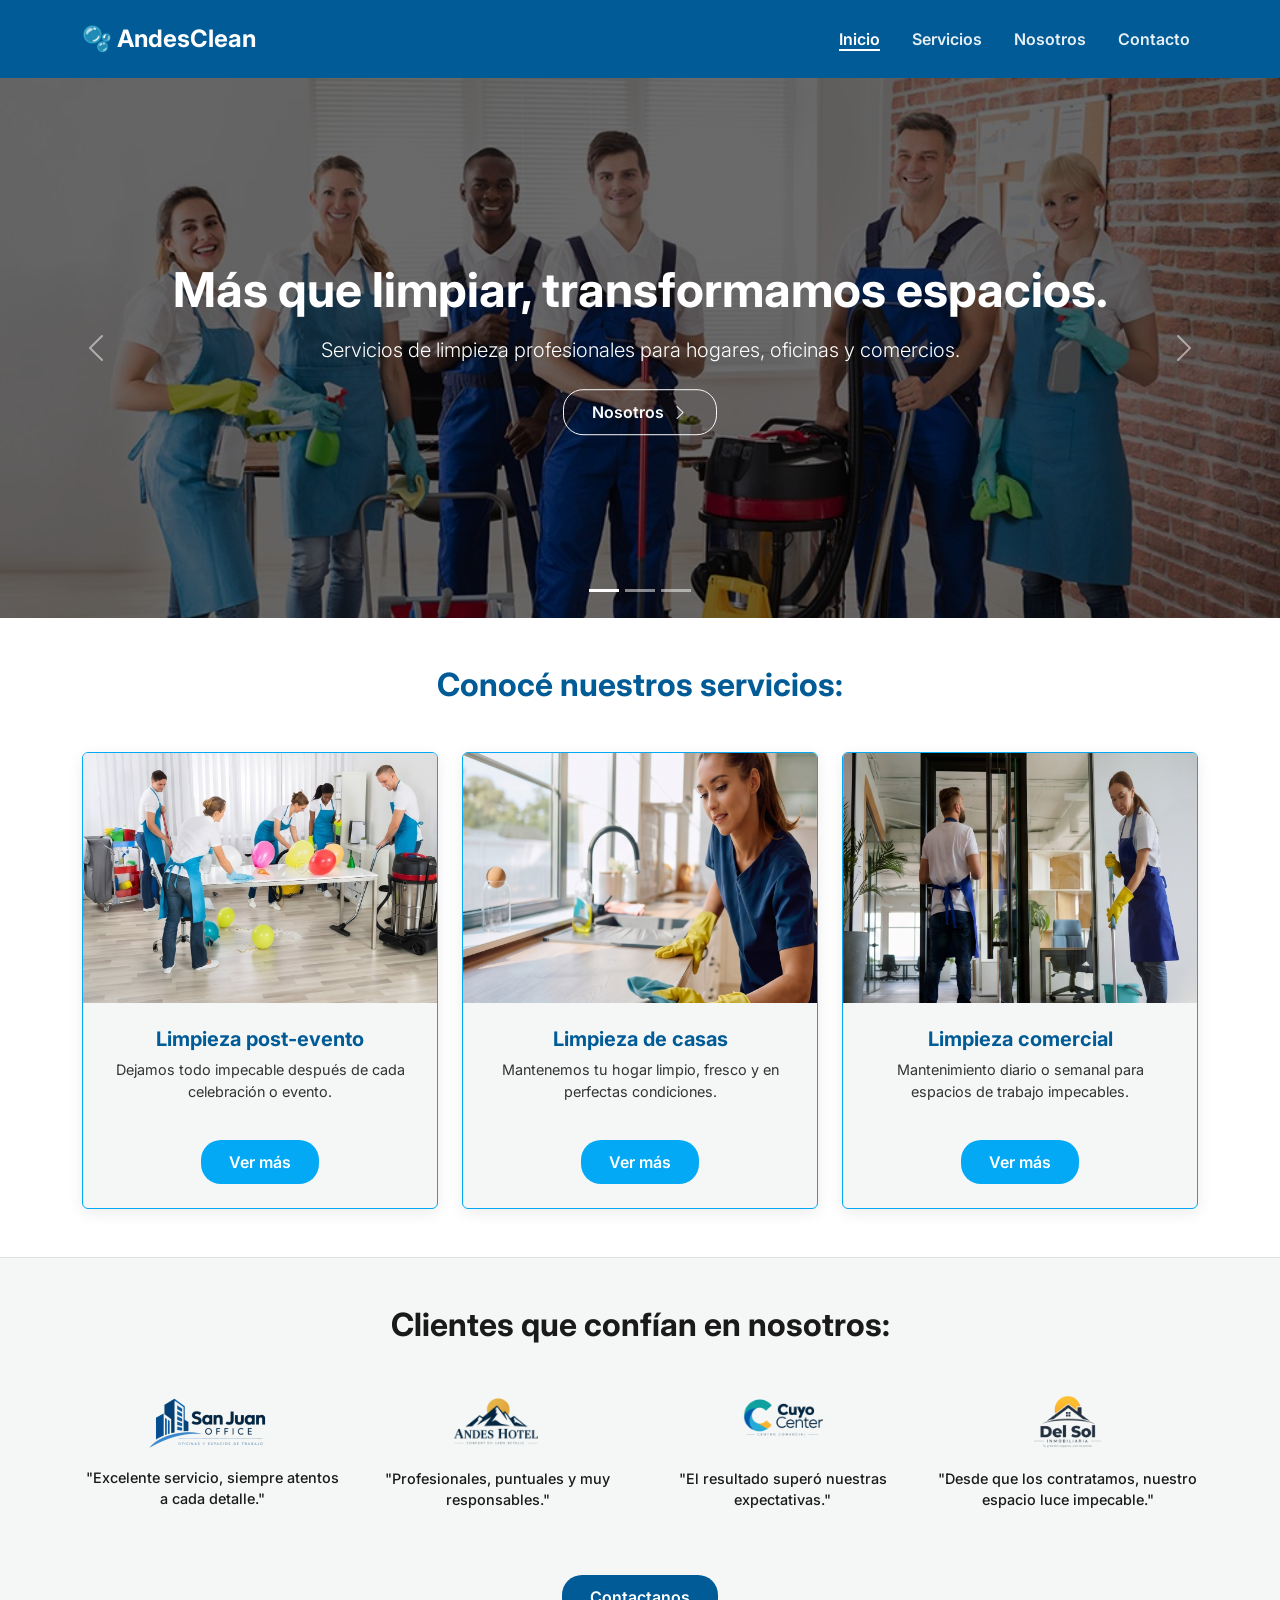
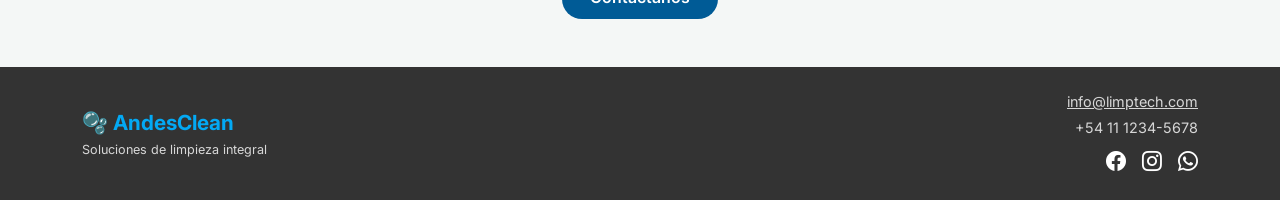
<file: index.html>
<!DOCTYPE html>
<html lang="es">
<head>
    <meta charset="UTF-8">
    <meta name="viewport" content="width=device-width, initial-scale=1.0">
    <title>AndesClean - Inicio</title>
    <link rel="icon" href="./img/icon.svg" type="image/svg+xml">
    <link rel="stylesheet" href="./css/home.css">
    <link rel="preconnect" href="https://fonts.googleapis.com">
    <link rel="preconnect" href="https://fonts.gstatic.com" crossorigin>
    <link href="https://fonts.googleapis.com/css2?family=Inter:wght@400;600;700&display=swap" rel="stylesheet">
    <link href="https://cdn.jsdelivr.net/npm/bootstrap@5.3.2/dist/css/bootstrap.min.css" rel="stylesheet">
    <link rel="stylesheet" href="https://cdn.jsdelivr.net/npm/bootstrap-icons@1.11.1/font/bootstrap-icons.css">
</head>
<body>

    <nav class="navbar navbar-expand-lg navbar-custom navbar-dark py-3">
        <div class="container">
            <a class="navbar-brand d-flex align-items-center" href="./index.html">
                🫧 AndesClean
            </a>
            <button class="navbar-toggler" type="button" data-bs-toggle="collapse" data-bs-target="#navbarNav">
                <span class="navbar-toggler-icon"></span>
            </button>
            <div class="collapse navbar-collapse justify-content-end" id="navbarNav">
                <ul class="navbar-nav gap-3">
                    <li class="nav-item"><a class="nav-link active" href="./index.html">Inicio</a></li>
                    <li class="nav-item"><a class="nav-link" href="./servicios.html">Servicios</a></li>
                    <li class="nav-item"><a class="nav-link" href="./nosotros.html">Nosotros</a></li>
                    <li class="nav-item"><a class="nav-link" href="./contacto.html">Contacto</a></li>
                </ul>
            </div>
        </div>
    </nav>
    
    <!-- Carrusel / Slider principal -->
    <header id="heroCarousel" class="carousel slide bg-dark hero-header" data-bs-ride="carousel">
        <div class="carousel-indicators">
            <button type="button" data-bs-target="#heroCarousel" data-bs-slide-to="0" class="active" aria-current="true" aria-label="Slide 1"></button>
            <button type="button" data-bs-target="#heroCarousel" data-bs-slide-to="1" aria-label="Slide 2"></button>
            <button type="button" data-bs-target="#heroCarousel" data-bs-slide-to="2" aria-label="Slide 3"></button>
        </div>

        <div class="carousel-inner h-100">
            <!-- Slide 1 -->
            <div class="carousel-item active h-100 position-relative">
                <img src="./img/imagen-inicio.jpg" class="d-block w-100 h-100" style="object-fit: cover; object-position: top;" alt="Equipo de limpieza profesional">
                <div class="position-absolute top-50 start-50 translate-middle text-center text-white w-100 px-4" style="z-index: 10;">
                    <h1 class="display-5 fw-bold mb-3 titulo-principal">Más que limpiar, transformamos espacios.</h1>
                    <p class="lead mb-4">Servicios de limpieza profesionales para hogares, oficinas y comercios.</p>
                    <a href="./nosotros.html" class="btn btn-header btn-outline-light">
                        Nosotros <i class="bi bi-chevron-right ms-1"></i>
                    </a>
                </div>
            </div>

            <!-- Slide 2 -->
            <div class="carousel-item h-100 position-relative">
                <img src="./img/servicios-inicio.jpg" class="d-block w-100 h-100" style="object-fit: cover; object-position: top;" alt="Servicios de limpieza integral">
                <div class="position-absolute top-50 start-50 translate-middle text-center text-white w-100 px-4" style="z-index: 10;">
                    <h2 class="display-5 fw-bold mb-3 titulo-principal">Soluciones a medida para cada ambiente.</h2>
                    <p class="lead mb-4">Limpieza residencial, mantenimiento de oficinas y post-evento.</p>
                    <a href="./servicios.html" class="btn btn-header btn-outline-light">
                        Ver Servicios <i class="bi bi-chevron-right ms-1"></i>
                    </a>
                </div>
            </div>

            <!-- Slide 3 -->
            <div class="carousel-item h-100 position-relative">
                <img src="./img/nosotros-inicio.webp" class="d-block w-100 h-100" style="object-fit: cover; object-position: top;" alt="Presupuestos de limpieza">
                <div class="position-absolute top-50 start-50 translate-middle text-center text-white w-100 px-4" style="z-index: 10;">
                    <h2 class="display-5 fw-bold mb-3 titulo-principal">Compromiso y confianza en cada detalle.</h2>
                    <p class="lead mb-4">Escribinos hoy mismo y armamos un plan adaptado a tus horarios.</p>
                    <a href="./contacto.html" class="btn btn-header btn-outline-light">
                        Contactanos <i class="bi bi-chevron-right ms-1"></i>
                    </a>
                </div>
            </div>
        </div>

        <button class="carousel-control-prev" type="button" data-bs-target="#heroCarousel" data-bs-slide="prev" style="z-index: 15;">
            <span class="carousel-control-prev-icon" aria-hidden="true"></span>
            <span class="visually-hidden">Anterior</span>
        </button>
        <button class="carousel-control-next" type="button" data-bs-target="#heroCarousel" data-bs-slide="next" style="z-index: 15;">
            <span class="carousel-control-next-icon" aria-hidden="true"></span>
            <span class="visually-hidden">Siguiente</span>
        </button>
    </header>

    <section class="container py-5 text-center">
        <h2 class="mb-5" style="color: var(--primary); font-weight: 700;">Conocé nuestros servicios:</h2>
        
        <div class="row g-4 justify-content-center">
            <div class="col-md-6 col-lg-4">
                <div class="card service-card h-100">
                    <img src="./img/carrusel3.jpg" class="card-img-top" alt="Limpieza post-evento">
                    <div class="card-body d-flex flex-column align-items-center p-4">
                        <h5 class="card-title">Limpieza post-evento</h5>
                        <p class="card-text">Dejamos todo impecable después de cada celebración o evento.</p>
                        <a href="./servicios.html" class="btn btn-celeste mt-auto">Ver más</a>
                    </div>
                </div>
            </div>
            <div class="col-md-6 col-lg-4">
                <div class="card service-card h-100">
                    <img src="./img/carrusel1.jpg" class="card-img-top" alt="Limpieza de casas">
                    <div class="card-body d-flex flex-column align-items-center p-4">
                        <h5 class="card-title">Limpieza de casas</h5>
                        <p class="card-text">Mantenemos tu hogar limpio, fresco y en perfectas condiciones.</p>
                        <a href="./servicios.html" class="btn btn-celeste mt-auto">Ver más</a>
                    </div>
                </div>
            </div>
            <div class="col-md-6 col-lg-4">
                <div class="card service-card h-100">
                    <img src="./img/carrusel2.jpg" class="card-img-top" alt="Limpieza comercial">
                    <div class="card-body d-flex flex-column align-items-center p-4">
                        <h5 class="card-title">Limpieza comercial</h5>
                        <p class="card-text">Mantenimiento diario o semanal para espacios de trabajo impecables.</p>
                        <a href="./servicios.html" class="btn btn-celeste mt-auto">Ver más</a>
                    </div>
                </div>
            </div>
        </div>
    </section>

    <section class="clientes-section py-5 text-center border-top">
        <div class="container">
            <h2 class="mb-5 fw-bold">Clientes que confían en nosotros:</h2>
            
            <div class="row justify-content-center align-items-baseline g-4 mb-5">
                <div class="col-6 col-md-3">
                    <img src="./img/logo-empresa1.png" alt="San Juan Office" class="img-fluid cliente-logo">
                    <p class="cliente-texto">"Excelente servicio, siempre atentos a cada detalle."</p>
                </div>
                <div class="col-6 col-md-3">
                    <img src="./img/logo-empresa2.png" alt="Andes Hotel" class="img-fluid cliente-logo">
                    <p class="cliente-texto">"Profesionales, puntuales y muy responsables."</p>
                </div>
                <div class="col-6 col-md-3">
                    <img src="./img/logo-empresa3.png" alt="Cuyo Center" class="img-fluid cliente-logo">
                    <p class="cliente-texto">"El resultado superó nuestras expectativas."</p>
                </div>
                <div class="col-6 col-md-3">
                    <img src="./img/logo-empresa4.png" alt="Del Sol Inmobiliaria" class="img-fluid cliente-logo">
                    <p class="cliente-texto">"Desde que los contratamos, nuestro espacio luce impecable."</p>
                </div>
            </div>
            
            <a href="./contacto.html" class="btn btn-azul">Contactanos</a>
        </div>
    </section>

    <footer class="text-white py-4 mt-auto">
        <div class="container">
            <div class="row align-items-center">
                <div class="col-md-6 text-center text-md-start mb-3 mb-md-0">
                    <a href="./index.html" class="text-decoration-none">
                        <div class="footer-logo d-flex align-items-center justify-content-center justify-content-md-start">
                            🫧 AndesClean
                        </div>
                    </a>
                    <small class="texto-footer">Soluciones de limpieza integral</small>
                </div>
                <div class="col-md-6 text-center text-md-end">
                    <p class="texto-footer mb-1 text-decoration-underline">info@limptech.com</p>
                    <p class="texto-footer mb-2">+54 11 1234-5678</p>
                    <div class="d-flex gap-3 justify-content-center justify-content-md-end">
                        <a href="#" class="text-white fs-5"><i class="bi bi-facebook"></i></a>
                        <a href="#" class="text-white fs-5"><i class="bi bi-instagram"></i></a>
                        <a href="#" class="text-white fs-5"><i class="bi bi-whatsapp"></i></a>
                    </div>
                </div>
            </div>
        </div>
    </footer>
    <script src="https://cdn.jsdelivr.net/npm/bootstrap@5.3.2/dist/js/bootstrap.bundle.min.js"></script>
</body>
</html>
</file>
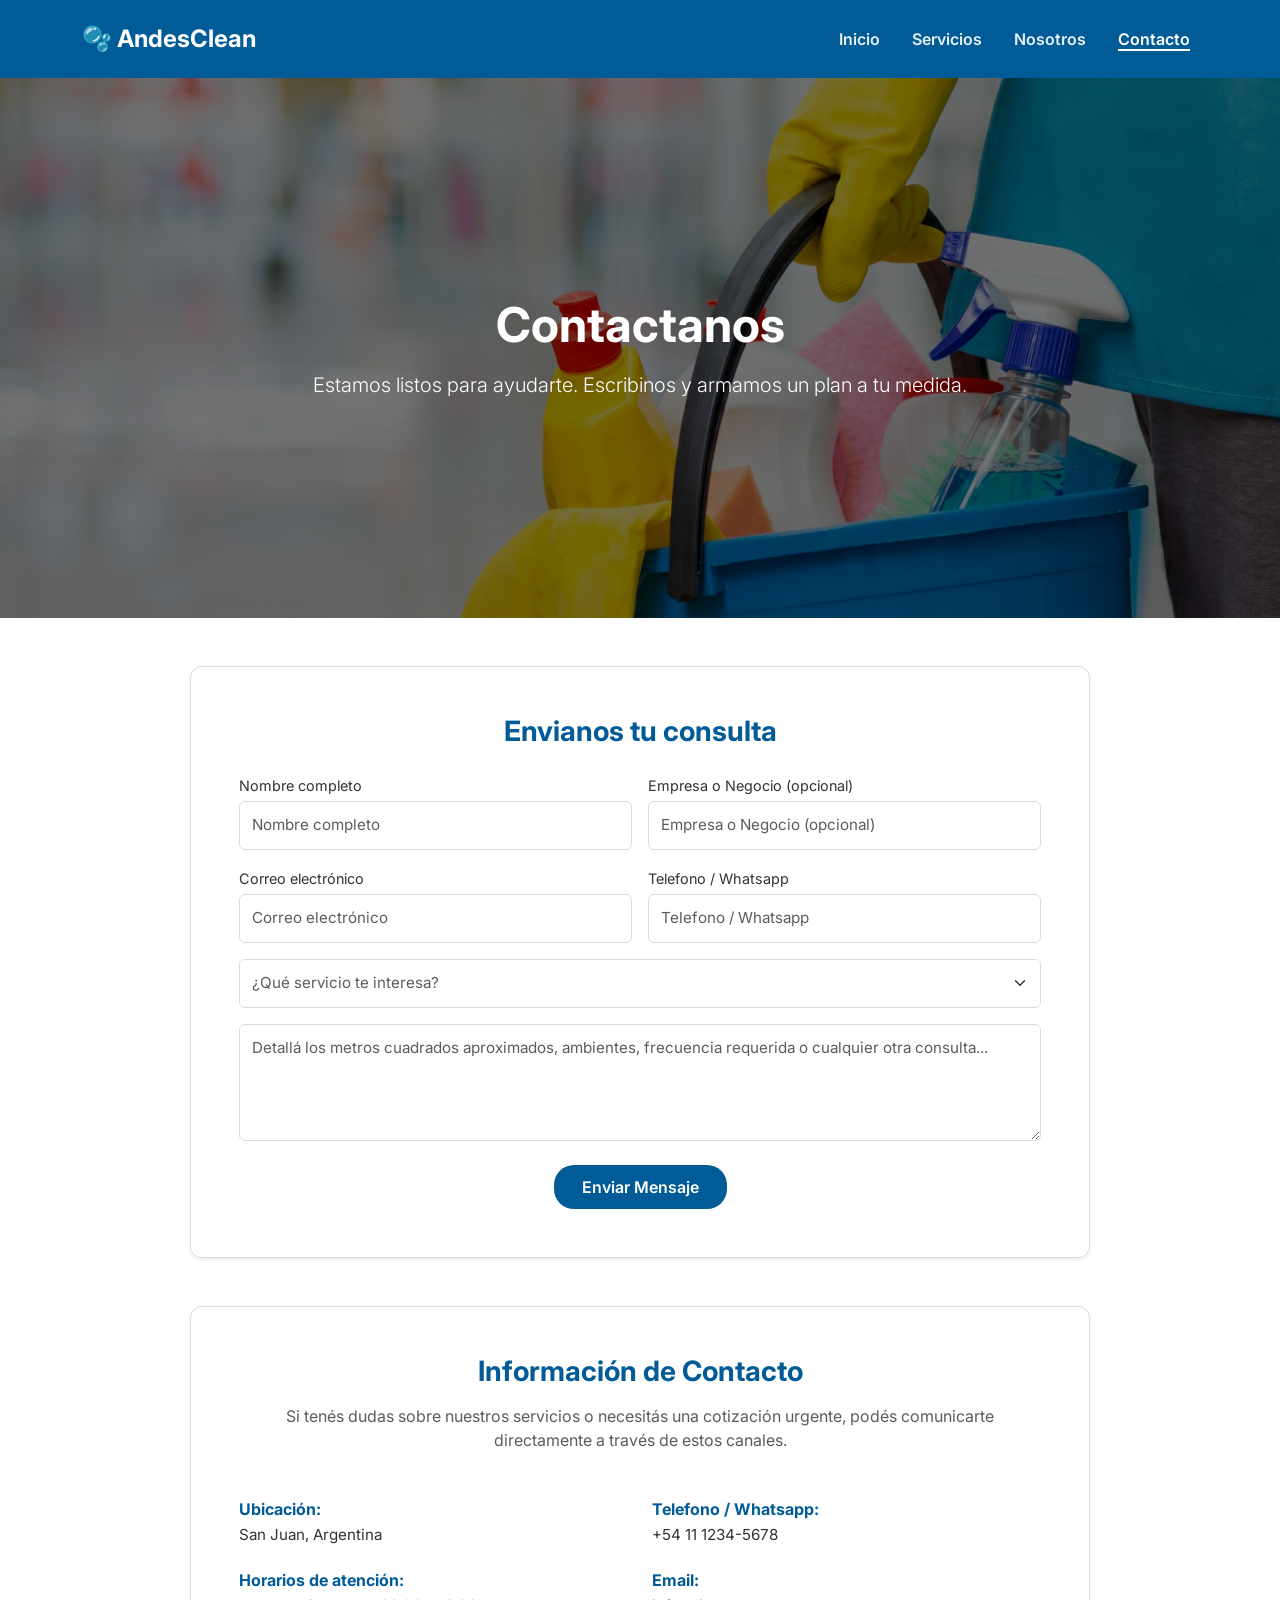
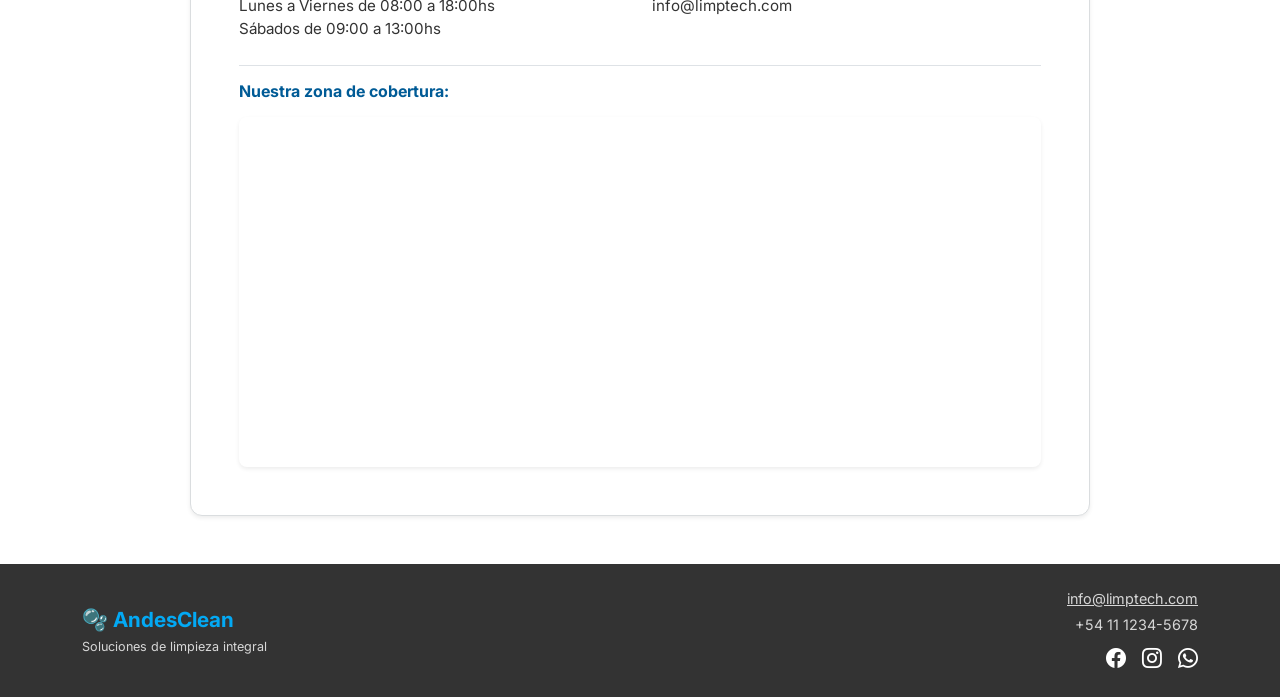
<file: contacto.html>
<!DOCTYPE html>
<html lang="es">
<head>
    <meta charset="UTF-8">
    <meta name="viewport" content="width=device-width, initial-scale=1.0">
    <title>AndesClean - Contacto</title>
    <link rel="icon" href="./img/icon.svg" type="image/svg+xml">
    <link rel="preconnect" href="https://fonts.googleapis.com">
    <link rel="preconnect" href="https://fonts.gstatic.com" crossorigin>
    <link href="https://fonts.googleapis.com/css2?family=Inter:wght@400;600;700&display=swap" rel="stylesheet">
    <link href="https://cdn.jsdelivr.net/npm/bootstrap@5.3.2/dist/css/bootstrap.min.css" rel="stylesheet">
    <link rel="stylesheet" href="https://cdn.jsdelivr.net/npm/bootstrap-icons@1.11.1/font/bootstrap-icons.css">
    <link rel="stylesheet" href="./css/contacto.css">
</head>
<body>
    <nav class="navbar navbar-expand-lg navbar-custom navbar-dark py-3">
        <div class="container">
            <a class="navbar-brand d-flex align-items-center" href="./index.html">
                🫧 AndesClean
            </a>
            <button class="navbar-toggler" type="button" data-bs-toggle="collapse" data-bs-target="#navbarNav">
                <span class="navbar-toggler-icon"></span>
            </button>
            <div class="collapse navbar-collapse justify-content-end" id="navbarNav">
                <ul class="navbar-nav gap-3">
                    <li class="nav-item"><a class="nav-link" href="./index.html">Inicio</a></li>
                    <li class="nav-item"><a class="nav-link" href="./servicios.html">Servicios</a></li>
                    <li class="nav-item"><a class="nav-link" href="./nosotros.html">Nosotros</a></li>
                    <li class="nav-item"><a class="nav-link active" href="./contacto.html">Contacto</a></li>
                </ul>
            </div>
        </div>
    </nav>

    <header class="position-relative bg-dark hero-header">
        <img src="./img/contacto-inicio.jpg" class="w-100 h-100" style="object-fit: cover; object-position: 75% center !important;" alt="Equipo de limpieza profesional">
        <div class="position-absolute top-50 start-50 translate-middle text-center text-white w-100 px-4" style="z-index: 10;">
            <h1 class="display-5 fw-bold mb-3 titulo-principal">Contactanos</h1>
            <p class="lead mb-0">Estamos listos para ayudarte. Escribinos y armamos un plan a tu medida.</p>
        </div>
    </header>

    <main class="container py-5">
        <div class="card contacto-card shadow-sm mb-5 p-4 p-md-5">
            <h2 class="contacto-titulo text-center mb-4">Envianos tu consulta</h2>
            
            <form>
                <div class="row g-3 mb-3">
                    <div class="col-md-6">
                        <label for="nombre" class="form-label">Nombre completo</label>
                        <input type="text" class="form-control" id="nombre" placeholder="Nombre completo" required>
                    </div>
                    <div class="col-md-6">
                        <label for="empresa" class="form-label">Empresa o Negocio (opcional)</label>
                        <input type="text" class="form-control" id="empresa" placeholder="Empresa o Negocio (opcional)">
                    </div>
                </div>
                
                <div class="row g-3 mb-3">
                    <div class="col-md-6">
                        <label for="email" class="form-label">Correo electrónico</label>
                        <input type="email" class="form-control" id="email" placeholder="Correo electrónico" required>
                    </div>
                    <div class="col-md-6">
                        <label for="telefono" class="form-label">Telefono / Whatsapp</label>
                        <input type="tel" class="form-control" id="telefono" placeholder="Telefono / Whatsapp" required>
                    </div>
                </div>

                <div class="mb-3">
                    <select class="form-select text-muted" aria-label="Seleccionar servicio" required>
                        <option selected disabled value="">¿Qué servicio te interesa?</option>
                        <option value="1">Limpieza de Casas y Residencias</option>
                        <option value="2">Mantenimiento Comercial y Oficinas</option>
                        <option value="3">Limpieza Post-Evento</option>
                        <option value="4">Otro</option>
                    </select>
                </div>

                <div class="mb-4">
                    <textarea class="form-control" rows="4" placeholder="Detallá los metros cuadrados aproximados, ambientes, frecuencia requerida o cualquier otra consulta..." required></textarea>
                </div>

                <div class="text-center">
                    <button type="submit" class="btn btn-azul">Enviar Mensaje</button>
                </div>
            </form>
        </div>

        <div class="card contacto-card shadow-sm p-4 p-md-5">
            <h2 class="contacto-titulo text-center mb-3">Información de Contacto</h2>
            <p class="text-center mb-5 text-muted px-md-4">Si tenés dudas sobre nuestros servicios o necesitás una cotización urgente, podés comunicarte directamente a través de estos canales.</p>
            
            <div class="row g-4 mb-4">
                <div class="col-md-6">
                    <div class="mb-4">
                        <h5 class="info-titulo">Ubicación:</h5>
                        <p class="info-texto mb-0">San Juan, Argentina</p>
                    </div>
                    <div>
                        <h5 class="info-titulo">Horarios de atención:</h5>
                        <p class="info-texto mb-0">Lunes a Viernes de 08:00 a 18:00hs<br>Sábados de 09:00 a 13:00hs</p>
                    </div>
                </div>
                <div class="col-md-6">
                    <div class="mb-4">
                        <h5 class="info-titulo">Telefono / Whatsapp:</h5>
                        <p class="info-texto mb-0">+54 11 1234-5678</p>
                    </div>
                    <div>
                        <h5 class="info-titulo">Email:</h5>
                        <p class="info-texto mb-0">info@limptech.com</p>
                    </div>
                </div>
            </div>

            <!-- Elemento incrustado: Mapa responsivo -->
            <div class="pt-3 border-top">
                <h5 class="info-titulo mb-3">Nuestra zona de cobertura:</h5>
                <div class="ratio ratio-16x9 rounded-3 overflow-hidden shadow-sm mapa-contenedor">
                    <iframe 
                        src="https://www.google.com/maps/embed?pb=!1m18!1m12!1m3!1d54408.77531390403!2d-68.56786104679103!3d-31.53655992201465!2m3!1f0!2f0!3f0!3m2!1i1024!2i768!4f13.1!3m3!1m2!1s0x96814029a33cd497%3A0xbff3a3a0233cfcb3!2sSan%20Juan%2C%20Provincia%20de%20San%20Juan!5e0!3m2!1ses-419!2sar!4v1700000000000!5m2!1ses-419!2sar" 
                        style="border:0;" 
                        allowfullscreen="" 
                        loading="lazy" 
                        referrerpolicy="no-referrer-when-downgrade"
                        title="Mapa de ubicación en San Juan, Argentina">
                    </iframe>
                </div>
            </div>
        </div>

    </main>

    <footer class="text-white py-4 mt-auto">
        <div class="container">
            <div class="row align-items-center">
                <div class="col-md-6 text-center text-md-start mb-3 mb-md-0">
                    <a href="./index.html" class="text-decoration-none">
                        <div class="footer-logo d-flex align-items-center justify-content-center justify-content-md-start">
                            🫧 AndesClean
                        </div>
                    </a>
                    <small class="texto-footer">Soluciones de limpieza integral</small>
                </div>
                <div class="col-md-6 text-center text-md-end">
                    <p class="texto-footer mb-1 text-decoration-underline">info@limptech.com</p>
                    <p class="texto-footer mb-2">+54 11 1234-5678</p>
                    <div class="d-flex gap-3 justify-content-center justify-content-md-end">
                        <a href="#" class="text-white fs-5"><i class="bi bi-facebook"></i></a>
                        <a href="#" class="text-white fs-5"><i class="bi bi-instagram"></i></a>
                        <a href="#" class="text-white fs-5"><i class="bi bi-whatsapp"></i></a>
                    </div>
                </div>
            </div>
        </div>
    </footer>
    <script src="https://cdn.jsdelivr.net/npm/bootstrap@5.3.2/dist/js/bootstrap.bundle.min.js"></script>
</body>
</html>
</file>
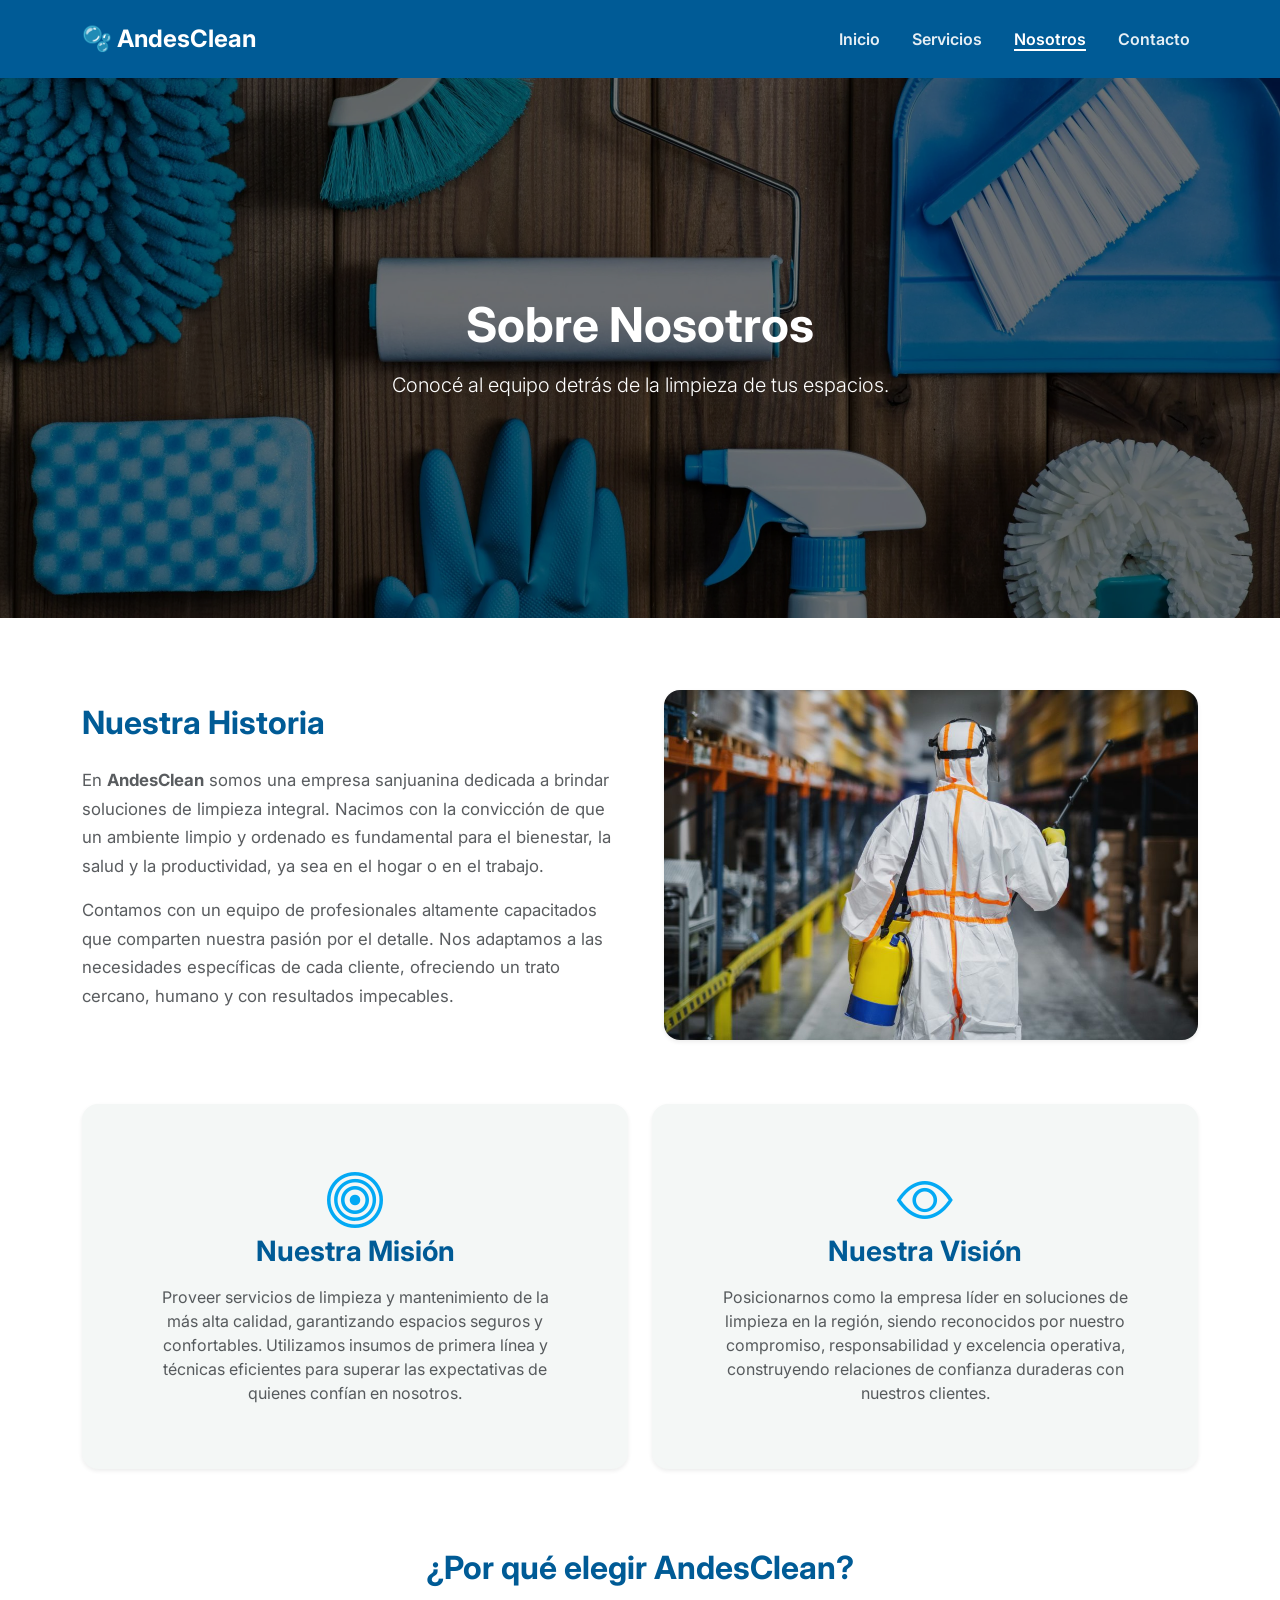
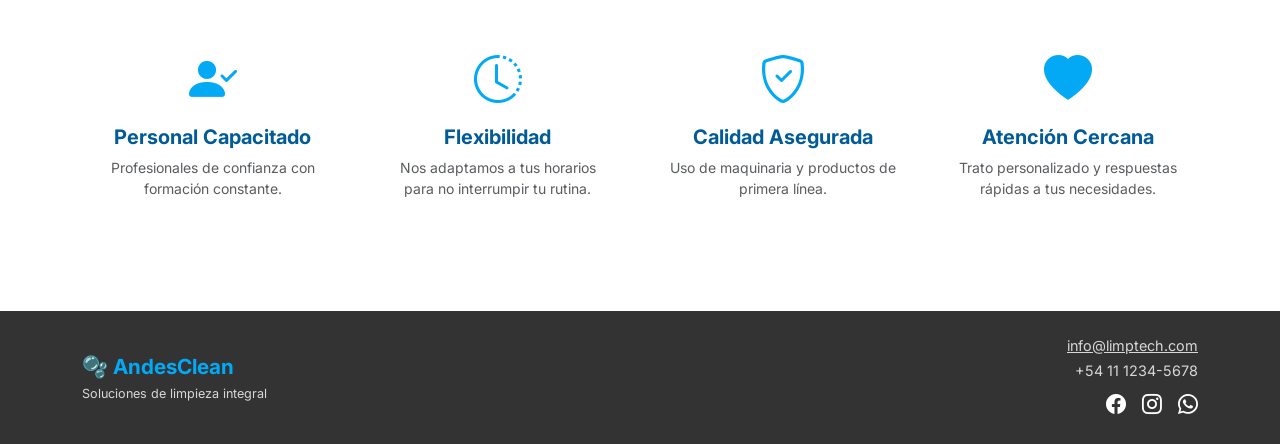
<file: nosotros.html>
<!DOCTYPE html>
<html lang="es">
<head>
    <meta charset="UTF-8">
    <meta name="viewport" content="width=device-width, initial-scale=1.0">
    <title>AndesClean - Nosotros</title>
    <link rel="icon" href="./img/icon.svg" type="image/svg+xml">
    <link rel="preconnect" href="https://fonts.googleapis.com">
    <link rel="preconnect" href="https://fonts.gstatic.com" crossorigin>
    <link href="https://fonts.googleapis.com/css2?family=Inter:wght@400;600;700&display=swap" rel="stylesheet">
    <link href="https://cdn.jsdelivr.net/npm/bootstrap@5.3.2/dist/css/bootstrap.min.css" rel="stylesheet">
    <link rel="stylesheet" href="https://cdn.jsdelivr.net/npm/bootstrap-icons@1.11.1/font/bootstrap-icons.css">
    <link rel="stylesheet" href="./css/nosotros.css">
</head>
<body>
    <nav class="navbar navbar-expand-lg navbar-custom navbar-dark py-3">
        <div class="container">
            <a class="navbar-brand d-flex align-items-center" href="./index.html">
                🫧 AndesClean
            </a>
            <button class="navbar-toggler" type="button" data-bs-toggle="collapse" data-bs-target="#navbarNav">
                <span class="navbar-toggler-icon"></span>
            </button>
            <div class="collapse navbar-collapse justify-content-end" id="navbarNav">
                <ul class="navbar-nav gap-3">
                    <li class="nav-item"><a class="nav-link" href="./index.html">Inicio</a></li>
                    <li class="nav-item"><a class="nav-link" href="./servicios.html">Servicios</a></li>
                    <li class="nav-item"><a class="nav-link active" href="./nosotros.html">Nosotros</a></li>
                    <li class="nav-item"><a class="nav-link" href="./contacto.html">Contacto</a></li>
                </ul>
            </div>
        </div>
    </nav>

    <header class="position-relative bg-dark hero-header">
        <img src="./img/nosotros-inicio.webp" class="w-100 h-100" style="object-fit: cover; object-position: top;" alt="Equipo de limpieza profesional">
        <div class="position-absolute top-50 start-50 translate-middle text-center text-white w-100 px-4" style="z-index: 10;">
            <h1 class="display-5 fw-bold mb-3 titulo-principal">Sobre Nosotros</h1>
            <p class="lead mb-0">Conocé al equipo detrás de la limpieza de tus espacios.</p>
        </div>
    </header>

    <main>
        <section class="container py-5 mt-4">
            <div class="row align-items-center g-4 g-md-5">
                <div class="col-md-6">
                    <h2 class="fw-bold mb-4" style="color: var(--primary);">Nuestra Historia</h2>
                    <p class="text-muted" style="line-height: 1.7; font-size: 1.05rem;">
                        En <strong>AndesClean</strong> somos una empresa sanjuanina dedicada a brindar soluciones de limpieza integral. Nacimos con la convicción de que un ambiente limpio y ordenado es fundamental para el bienestar, la salud y la productividad, ya sea en el hogar o en el trabajo.
                    </p>
                    <p class="text-muted" style="line-height: 1.7; font-size: 1.05rem;">
                        Contamos con un equipo de profesionales altamente capacitados que comparten nuestra pasión por el detalle. Nos adaptamos a las necesidades específicas de cada cliente, ofreciendo un trato cercano, humano y con resultados impecables.
                    </p>
                </div>
                <div class="col-md-6">
                    <img src="./img/equipo-trabajo.jpg" alt="Nuestro equipo de trabajo" class="img-fluid rounded-4 shadow-sm w-100 imagen-equipo">
                </div>
            </div>
        </section>

        <section class="py-5" style="padding-top: 0 !important;">
            <div class="container py-3">
                <div class="row g-4">
                    <div class="col-md-6">
                        <div class="card h-100 border-0 shadow-sm p-4 p-md-5 rounded-4 bg-white nosotros-card" style="background-color: var(--light-bg) !important;">
                            <div class="card-body text-center">
                                <i class="bi bi-bullseye display-4 mb-4" style="color: var(--secondary);"></i>
                                <h3 class="card-title fw-bold mb-3" style="color: var(--primary);">Nuestra Misión</h3>
                                <p class="card-text text-muted">Proveer servicios de limpieza y mantenimiento de la más alta calidad, garantizando espacios seguros y confortables. Utilizamos insumos de primera línea y técnicas eficientes para superar las expectativas de quienes confían en nosotros.</p>
                            </div>
                        </div>
                    </div>

                    <div class="col-md-6">
                        <div class="card h-100 border-0 shadow-sm p-4 p-md-5 rounded-4 bg-white nosotros-card" style="background-color: var(--light-bg) !important;">
                            <div class="card-body text-center">
                                <i class="bi bi-eye display-4 mb-4" style="color: var(--secondary);"></i>
                                <h3 class="card-title fw-bold mb-3" style="color: var(--primary);">Nuestra Visión</h3>
                                <p class="card-text text-muted">Posicionarnos como la empresa líder en soluciones de limpieza en la región, siendo reconocidos por nuestro compromiso, responsabilidad y excelencia operativa, construyendo relaciones de confianza duraderas con nuestros clientes.</p>
                            </div>
                        </div>
                    </div>
                </div>
            </div>
        </section>
        
        <section class="container py-5 my-5 text-center" style="padding-top: 0 !important; margin-top: 1rem !important;">
            <h2 class="fw-bold mb-5" style="color: var(--primary);">¿Por qué elegir AndesClean?</h2>
            
            <div class="row g-4">
                <div class="col-6 col-md-3">
                    <div class="valor-item p-3">
                        <i class="bi bi-person-check-fill display-5 mb-3 d-block" style="color: var(--secondary);"></i>
                        <h5 class="fw-bold titulo-valor" style="color: var(--primary);">Personal Capacitado</h5>
                        <p class="text-muted small mb-0">Profesionales de confianza con formación constante.</p>
                    </div>
                </div>
                <div class="col-6 col-md-3">
                    <div class="valor-item p-3">
                        <i class="bi bi-clock-history display-5 mb-3 d-block" style="color: var(--secondary);"></i>
                        <h5 class="fw-bold titulo-valor" style="color: var(--primary);">Flexibilidad</h5>
                        <p class="text-muted small mb-0">Nos adaptamos a tus horarios para no interrumpir tu rutina.</p>
                    </div>
                </div>
                <div class="col-6 col-md-3">
                    <div class="valor-item p-3">
                        <i class="bi bi-shield-check display-5 mb-3 d-block" style="color: var(--secondary);"></i>
                        <h5 class="fw-bold titulo-valor" style="color: var(--primary);">Calidad Asegurada</h5>
                        <p class="text-muted small mb-0">Uso de maquinaria y productos de primera línea.</p>
                    </div>
                </div>
                <div class="col-6 col-md-3">
                    <div class="valor-item p-3">
                        <i class="bi bi-heart-fill display-5 mb-3 d-block" style="color: var(--secondary);"></i>
                        <h5 class="fw-bold titulo-valor" style="color: var(--primary);">Atención Cercana</h5>
                        <p class="text-muted small mb-0">Trato personalizado y respuestas rápidas a tus necesidades.</p>
                    </div>
                </div>
            </div>
        </section>
    </main>

    <footer class="text-white py-4 mt-auto">
        <div class="container">
            <div class="row align-items-center">
                <div class="col-md-6 text-center text-md-start mb-3 mb-md-0">
                    <a href="./index.html" class="text-decoration-none">
                        <div class="footer-logo d-flex align-items-center justify-content-center justify-content-md-start">
                            🫧 AndesClean
                        </div>
                    </a>
                    <small class="texto-footer">Soluciones de limpieza integral</small>
                </div>
                <div class="col-md-6 text-center text-md-end">
                    <p class="texto-footer mb-1 text-decoration-underline">info@limptech.com</p>
                    <p class="texto-footer mb-2">+54 11 1234-5678</p>
                    <div class="d-flex gap-3 justify-content-center justify-content-md-end">
                        <a href="#" class="text-white fs-5"><i class="bi bi-facebook"></i></a>
                        <a href="#" class="text-white fs-5"><i class="bi bi-instagram"></i></a>
                        <a href="#" class="text-white fs-5"><i class="bi bi-whatsapp"></i></a>
                    </div>
                </div>
            </div>
        </div>
    </footer>
    <script src="https://cdn.jsdelivr.net/npm/bootstrap@5.3.2/dist/js/bootstrap.bundle.min.js"></script>
</body>
</html>
</file>
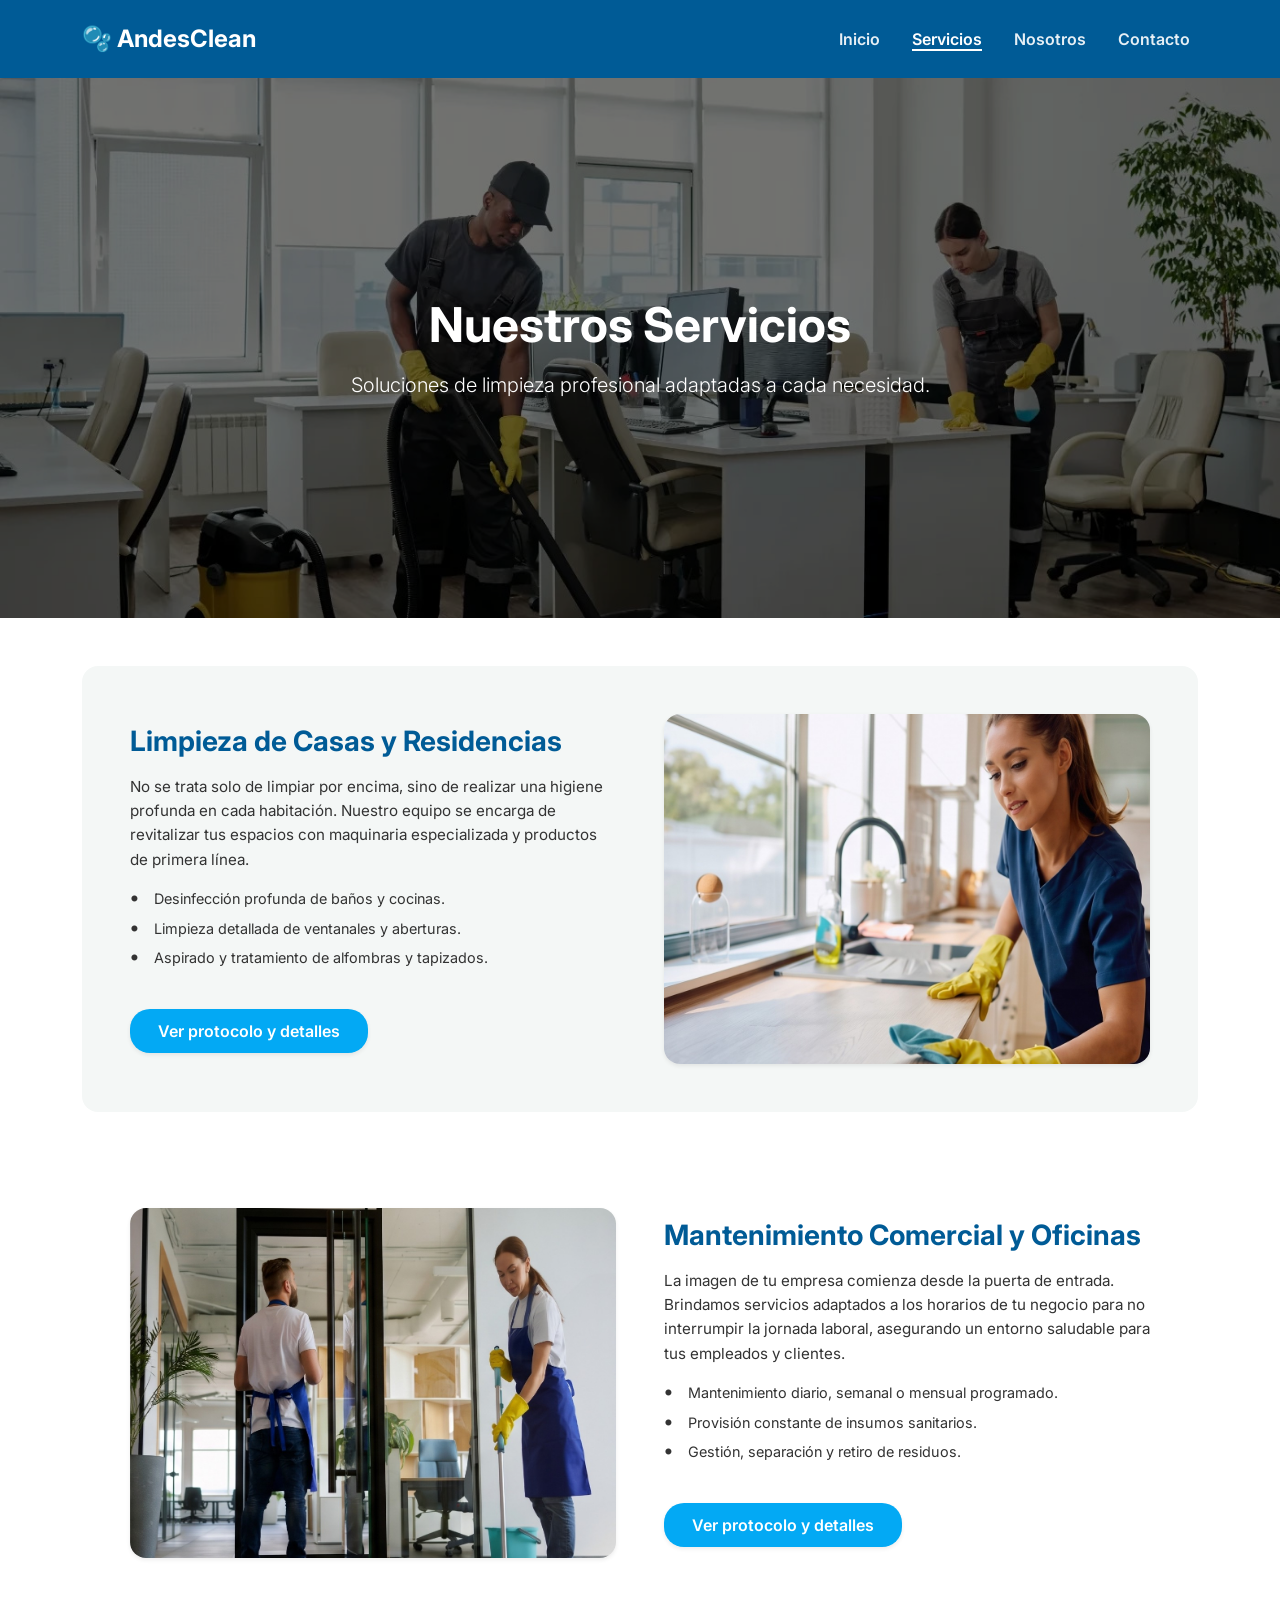
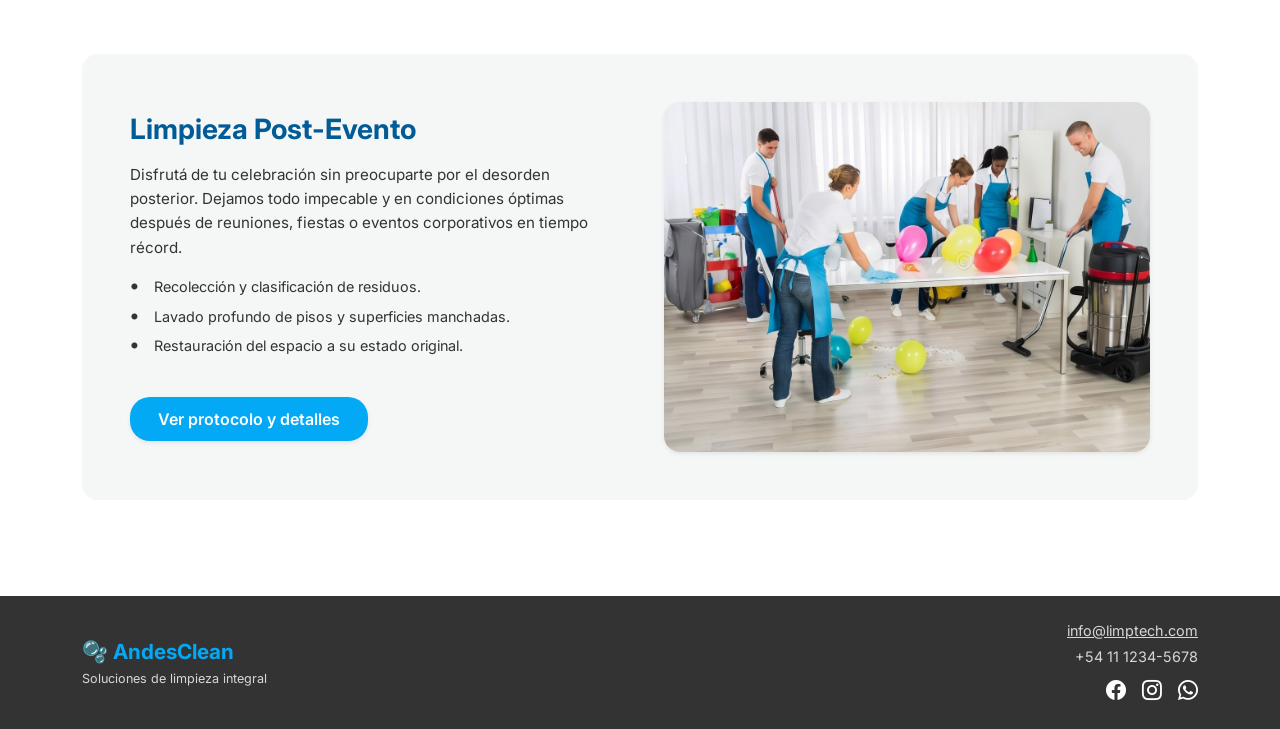
<file: servicios.html>
<!DOCTYPE html>
<html lang="es">
<head>
    <meta charset="UTF-8">
    <meta name="viewport" content="width=device-width, initial-scale=1.0">
    <title>AndesClean - Servicios</title>
    <link rel="icon" href="./img/icon.svg" type="image/svg+xml">
    <link rel="preconnect" href="https://fonts.googleapis.com">
    <link rel="preconnect" href="https://fonts.gstatic.com" crossorigin>
    <link href="https://fonts.googleapis.com/css2?family=Inter:wght@400;600;700&display=swap" rel="stylesheet">
    <link href="https://cdn.jsdelivr.net/npm/bootstrap@5.3.2/dist/css/bootstrap.min.css" rel="stylesheet">
    <link rel="stylesheet" href="https://cdn.jsdelivr.net/npm/bootstrap-icons@1.11.1/font/bootstrap-icons.css">
    <link rel="stylesheet" href="./css/servicios.css">
</head>
<body>
    <nav class="navbar navbar-expand-lg navbar-custom navbar-dark py-3">
        <div class="container">
            <a class="navbar-brand d-flex align-items-center" href="./index.html">
                🫧 AndesClean
            </a>
            <button class="navbar-toggler" type="button" data-bs-toggle="collapse" data-bs-target="#navbarNav">
                <span class="navbar-toggler-icon"></span>
            </button>
            <div class="collapse navbar-collapse justify-content-end" id="navbarNav">
                <ul class="navbar-nav gap-3">
                    <li class="nav-item"><a class="nav-link" href="./index.html">Inicio</a></li>
                    <li class="nav-item"><a class="nav-link active" href="./servicios.html">Servicios</a></li>
                    <li class="nav-item"><a class="nav-link" href="./nosotros.html">Nosotros</a></li>
                    <li class="nav-item"><a class="nav-link" href="./contacto.html">Contacto</a></li>
                </ul>
            </div>
        </div>
    </nav>

    <header class="position-relative bg-dark hero-header">
        <img src="./img/servicios-inicio.jpg" class="w-100 h-100" style="object-fit: cover; object-position: top;" alt="Equipo de limpieza profesional">
        <div class="position-absolute top-50 start-50 translate-middle text-center text-white w-100 px-4" style="z-index: 10;">
            <h1 class="display-5 fw-bold mb-3 titulo-principal">Nuestros Servicios</h1>
            <p class="lead mb-0">Soluciones de limpieza profesional adaptadas a cada necesidad.</p>
        </div>
    </header>

    <main class="container py-5">
        <section class="servicio-bloque p-4 p-md-5 mb-5 rounded-4">
            <div class="row align-items-center g-5">
                <div class="col-md-6 order-2 order-md-1">
                    <h2 class="servicio-titulo mb-3">Limpieza de Casas y Residencias</h2>
                    <p class="servicio-texto">No se trata solo de limpiar por encima, sino de realizar una higiene profunda en cada habitación. Nuestro equipo se encarga de revitalizar tus espacios con maquinaria especializada y productos de primera línea.</p>
                    <ul class="servicio-lista">
                        <li>Desinfección profunda de baños y cocinas.</li>
                        <li>Limpieza detallada de ventanales y aberturas.</li>
                        <li>Aspirado y tratamiento de alfombras y tapizados.</li>
                    </ul>
                    <button type="button" class="btn btn-celeste mt-3 shadow-sm" data-bs-toggle="modal" data-bs-target="#modalResidencial">
                        Ver protocolo y detalles
                    </button>
                </div>
                <div class="col-md-6 order-1 order-md-2 text-center">
                    <img src="./img/carrusel1.jpg" alt="Limpieza de cocinas" class="img-fluid rounded-4 shadow-sm servicio-img">
                </div>
            </div>
        </section>
        <section class="servicio-bloque bg-transparent p-4 p-md-5 mb-5">
            <div class="row align-items-center g-5">
                <div class="col-md-6 text-center">
                    <img src="./img/carrusel2.jpg" alt="Limpieza de oficinas" class="img-fluid rounded-4 shadow-sm servicio-img">
                </div>
                <div class="col-md-6">
                    <h2 class="servicio-titulo mb-3">Mantenimiento Comercial y Oficinas</h2>
                    <p class="servicio-texto">La imagen de tu empresa comienza desde la puerta de entrada. Brindamos servicios adaptados a los horarios de tu negocio para no interrumpir la jornada laboral, asegurando un entorno saludable para tus empleados y clientes.</p>
                    <ul class="servicio-lista">
                        <li>Mantenimiento diario, semanal o mensual programado.</li>
                        <li>Provisión constante de insumos sanitarios.</li>
                        <li>Gestión, separación y retiro de residuos.</li>
                    </ul>
                    <button type="button" class="btn btn-celeste mt-3 shadow-sm" data-bs-toggle="modal" data-bs-target="#modalComercial">
                        Ver protocolo y detalles
                    </button>
                </div>
            </div>
        </section>
        <section class="servicio-bloque p-4 p-md-5 mb-5 rounded-4">
            <div class="row align-items-center g-5">
                <div class="col-md-6 order-2 order-md-1">
                    <h2 class="servicio-titulo mb-3">Limpieza Post-Evento</h2>
                    <p class="servicio-texto">Disfrutá de tu celebración sin preocuparte por el desorden posterior. Dejamos todo impecable y en condiciones óptimas después de reuniones, fiestas o eventos corporativos en tiempo récord.</p>
                    <ul class="servicio-lista">
                        <li>Recolección y clasificación de residuos.</li>
                        <li>Lavado profundo de pisos y superficies manchadas.</li>
                        <li>Restauración del espacio a su estado original.</li>
                    </ul>
                    <button type="button" class="btn btn-celeste mt-3 shadow-sm" data-bs-toggle="modal" data-bs-target="#modalEvento">
                        Ver protocolo y detalles
                    </button>
                </div>
                <div class="col-md-6 order-1 order-md-2 text-center">
                    <img src="./img/carrusel3.jpg" alt="Limpieza post evento" class="img-fluid rounded-4 shadow-sm servicio-img">
                </div>
            </div>
        </section>

    </main>
    <div class="modal fade" id="modalResidencial" tabindex="-1" aria-labelledby="modalResidencialLabel" aria-hidden="true">
        <div class="modal-dialog modal-dialog-centered">
            <div class="modal-content rounded-4 border-0 shadow">
                <div class="modal-header modal-header-custom text-white rounded-top-4">
                    <h5 class="modal-title fw-bold" id="modalResidencialLabel">🫧 Limpieza de Casas y Residencias</h5>
                    <button type="button" class="btn-close btn-close-white" data-bs-dismiss="modal" aria-label="Cerrar"></button>
                </div>
                <div class="modal-body p-4">
                    <p class="text-muted">Nuestro protocolo residencial está pensado para higienizar a fondo sin dañar superficies delicadas ni muebles.</p>
                    <h6 class="fw-bold mb-2" style="color: var(--primary);">¿Qué incluye el servicio?</h6>
                    <ul class="servicio-lista mb-3">
                        <li><strong>Insumos y maquinaria incluidos:</strong> Llevamos aspiradoras industriales, limpiadores a vapor y productos biodegradables.</li>
                        <li><strong>Cocina a fondo:</strong> Desengrase de campanas, hornos, mesadas y azulejos.</li>
                        <li><strong>Habitaciones y livings:</strong> Limpieza de zócalos, luminarias, persianas y pisos flotantes o porcelanatos.</li>
                        <li><strong>Modalidad flexible:</strong> Podés contratar por jornada única (ej. limpieza de primavera o mudanza) o abono semanal.</li>
                    </ul>
                </div>
                <div class="modal-footer border-0 px-4 pb-4 pt-0 justify-content-between">
                    <button type="button" class="btn btn-secundario" data-bs-dismiss="modal">Cerrar</button>
                    <a href="./contacto.html" class="btn btn-azul">Solicitar Presupuesto</a>
                </div>
            </div>
        </div>
    </div>
    <div class="modal fade" id="modalComercial" tabindex="-1" aria-labelledby="modalComercialLabel" aria-hidden="true">
        <div class="modal-dialog modal-dialog-centered">
            <div class="modal-content rounded-4 border-0 shadow">
                <div class="modal-header modal-header-custom text-white rounded-top-4">
                    <h5 class="modal-title fw-bold" id="modalComercialLabel">🫧 Mantenimiento Comercial y Oficinas</h5>
                    <button type="button" class="btn-close btn-close-white" data-bs-dismiss="modal" aria-label="Cerrar"></button>
                </div>
                <div class="modal-body p-4">
                    <p class="text-muted">Diseñamos un cronograma operativo que se ajusta al movimiento de tu oficina, consultorio o local comercial.</p>
                    <h6 class="fw-bold mb-2" style="color: var(--primary);">¿Qué incluye el servicio?</h6>
                    <ul class="servicio-lista mb-3">
                        <li><strong>Horarios a contra-turno:</strong> Trabajamos temprano en la mañana o al cierre para no interferir con tu equipo.</li>
                        <li><strong>Desinfección de puestos:</strong> Sanitización segura de escritorios, salas de reuniones y áreas comunes.</li>
                        <li><strong>Vidrieras y accesos:</strong> Limpieza de frentes vidriados en altura baja y media.</li>
                        <li><strong>Personal asegurado:</strong> Equipo identificado, capacitado y con cobertura ART vigente.</li>
                    </ul>
                </div>
                <div class="modal-footer border-0 px-4 pb-4 pt-0 justify-content-between">
                    <button type="button" class="btn btn-secundario" data-bs-dismiss="modal">Cerrar</button>
                    <a href="./contacto.html" class="btn btn-azul">Solicitar Presupuesto</a>
                </div>
            </div>
        </div>
    </div>
    <div class="modal fade" id="modalEvento" tabindex="-1" aria-labelledby="modalEventoLabel" aria-hidden="true">
        <div class="modal-dialog modal-dialog-centered">
            <div class="modal-content rounded-4 border-0 shadow">
                <div class="modal-header modal-header-custom text-white rounded-top-4">
                    <h5 class="modal-title fw-bold" id="modalEventoLabel">🫧 Limpieza Post-Evento</h5>
                    <button type="button" class="btn-close btn-close-white" data-bs-dismiss="modal" aria-label="Cerrar"></button>
                </div>
                <div class="modal-body p-4">
                    <p class="text-muted">Ideal para salones, quinchos, espacios corporativos o domicilios particulares luego de una reunión o fiesta.</p>
                    <h6 class="fw-bold mb-2" style="color: var(--primary);">¿Qué incluye el servicio?</h6>
                    <ul class="servicio-lista mb-3">
                        <li><strong>Cuadrilla rápida:</strong> Equipos de 2 a 6 operarios según las dimensiones del salón para dejar todo listo en pocas horas.</li>
                        <li><strong>Tratamiento de manchas:</strong> Remoción de derrames de bebidas o comida en pisos y tapizados.</li>
                        <li><strong>Sanitarios y cocinas:</strong> Higienización completa de áreas de catering y baños de invitados.</li>
                        <li><strong>Orden general:</strong> Embolsado, clasificación de reciclables y acomodo del mobiliario.</li>
                    </ul>
                </div>
                <div class="modal-footer border-0 px-4 pb-4 pt-0 justify-content-between">
                    <button type="button" class="btn btn-secundario" data-bs-dismiss="modal">Cerrar</button>
                    <a href="./contacto.html" class="btn btn-azul">Solicitar Presupuesto</a>
                </div>
            </div>
        </div>
    </div>

    <footer class="text-white py-4 mt-auto">
        <div class="container">
            <div class="row align-items-center">
                <div class="col-md-6 text-center text-md-start mb-3 mb-md-0">
                    <a href="./index.html" class="text-decoration-none">
                        <div class="footer-logo d-flex align-items-center justify-content-center justify-content-md-start">
                            🫧 AndesClean
                        </div>
                    </a>
                    <small class="texto-footer">Soluciones de limpieza integral</small>
                </div>
                <div class="col-md-6 text-center text-md-end">
                    <p class="texto-footer mb-1 text-decoration-underline">info@limptech.com</p>
                    <p class="texto-footer mb-2">+54 11 1234-5678</p>
                    <div class="d-flex gap-3 justify-content-center justify-content-md-end">
                        <a href="#" class="text-white fs-5"><i class="bi bi-facebook"></i></a>
                        <a href="#" class="text-white fs-5"><i class="bi bi-instagram"></i></a>
                        <a href="#" class="text-white fs-5"><i class="bi bi-whatsapp"></i></a>
                    </div>
                </div>
            </div>
        </div>
    </footer>

    <script src="https://cdn.jsdelivr.net/npm/bootstrap@5.3.2/dist/js/bootstrap.bundle.min.js"></script>
</body>
</html>
</file>
<file: css/home.css>
:root {
    --primary: #005B96;
    --secondary: #03A9F4;
    --dark: #333333;
    --light-bg: #F4F7F6;
}

body {
    font-family: 'Inter', sans-serif !important;
    background-color: #FFFFFF;
}

/* Personalizacion de navbar */
.navbar-custom {
    background-color: var(--primary);
}
.navbar-custom .navbar-brand {
    font-weight: 700 !important;
    font-size: 1.5rem !important; 
}
.navbar-custom .nav-link {
    color: rgba(255, 255, 255, 0.9);
    font-weight: 600;
}
.navbar-custom .nav-link.active, 
.navbar-custom .nav-link:hover {
    color: #fff;
    text-decoration: underline;
    text-decoration-thickness: 2px;
    text-underline-offset: 4px;
}

/* Header Base y Carrusel */
header.bg-dark {
    background-color: #000000 !important;
}

header.bg-dark img {
    opacity: 0.45;
    transition: opacity 0.3s ease;
}

.hero-header {
    height: 60vh; 
    min-height: 400px;
}

/* Formato unificado para todos los botones del sitio */
.btn-header,
.btn-celeste,
.btn-azul {
    border-radius: 20px !important;
    padding: 10px 28px !important;
    font-weight: 600 !important;
    transition: all 0.3s ease;
}

.btn-celeste {
    background-color: var(--secondary) !important;
    color: white !important;
    border: none !important;
}
.btn-celeste:hover {
    background-color: var(--primary) !important;
    color: white !important;
}

.btn-azul {
    background-color: var(--primary) !important;
    color: white !important;
    border: none !important;
}
.btn-azul:hover {
    background-color: #004470 !important;
    color: white !important;
}

/* Tarjetas de Servicios */
.service-card {
    border-radius: 12px;
    box-shadow: 0 4px 15px rgba(0,0,0,0.08);
    transition: transform 0.3s ease;
    border: 1px solid var(--secondary) !important;
    background-color: var(--light-bg) !important;
}
.service-card:hover {
    transform: translateY(-5px);
}
.service-card img {
    height: 200px;
    object-fit: cover;
}
.service-card .card-title {
    color: var(--primary);
    font-weight: 700;
}
.service-card .card-text {
    font-size: 0.9rem;
    color: var(--dark);
    min-height: 65px;
}

/* Sección Clientes (Fondo #F4F7F6 y letras negras) */
.clientes-section {
    background-color: var(--light-bg);
    color: #1a1a1a;
}
.cliente-logo {
    max-height: 60px;
    margin-bottom: 15px;
}
.cliente-texto {
    font-size: 0.9rem;
    color: #1a1a1a;
    font-weight: 500;
}

/* Footer */
footer {
    background-color: var(--dark);
    font-size: 0.9rem;
}
.footer-logo {
    color: var(--secondary) !important;
    font-weight: 700 !important;
    font-size: 1.3rem !important;
}
.texto-footer {
    color: #D7D7D7 !important;
}

/* Diseño responsivo */
@media screen and (max-width: 800px) {
    .hero-header {
        height: 50vh;
        min-height: 350px;
    }
    .hero-header p.lead {
        font-size: 1.2rem;
    }
    .cliente-logo {
        max-height: 45px;
    }
}

@media screen and (max-width: 420px) {
    .titulo-principal {
        font-size: 1.8rem !important; 
    }
    
    .hero-header p.lead {
        font-size: 0.95rem;
    }

    .cliente-texto {
        font-size: 0.8rem;
    }
}

@media screen and (min-width: 1280px) {
    .service-card img {
        height: 250px;
    }
}
</file>
<file: css/contacto.css>
:root {
    --primary: #005B96;
    --secondary: #03A9F4;
    --dark: #333333;
    --border-gray: #dadddf;
}

body {
    background-color: #FFFFFF;
    font-family: 'Inter', sans-serif !important;
    color: var(--dark);
}

/* Navbar personalizada */
.navbar-custom {
    background-color: var(--primary);
}
.navbar-custom .navbar-brand {
    font-weight: 700 !important;
    font-size: 1.5rem !important; 
}
.navbar-custom .nav-link {
    color: rgba(255, 255, 255, 0.9);
    font-weight: 600;
}
.navbar-custom .nav-link.active, 
.navbar-custom .nav-link:hover {
    color: #fff;
    text-decoration: underline;
    text-decoration-thickness: 2px;
    text-underline-offset: 4px;
}

/* Header Unificado */
header.bg-dark {
    background-color: #000000 !important;
}

header.bg-dark img {
    opacity: 0.45;
    transition: opacity 0.3s ease;
}

.hero-header {
    height: 60vh; 
    min-height: 400px;
}

/* Estilos de las tarjetas (cajas blancas) */
.contacto-card {
    border-radius: 12px;
    border: 1px solid var(--border-gray);
    background-color: #ffffff;
    max-width: 900px;
    margin-left: auto;
    margin-right: auto;
}

/* Tipografía de títulos */
.contacto-titulo {
    color: var(--primary);
    font-weight: 700;
    font-size: 1.75rem;
}

/* Estilos de los inputs del formulario */
.form-label {
    font-size: 0.9rem;
    color: var(--dark);
    margin-bottom: 0.3rem;
}

.form-control, .form-select {
    border: 1px solid var(--border-gray);
    border-radius: 6px;
    padding: 0.75rem;
    font-size: 0.95rem;
    color: var(--dark);
}

.form-control:focus, .form-select:focus {
    border-color: var(--primary);
    box-shadow: 0 0 0 0.25rem rgba(0, 91, 150, 0.15);
}

/* Botón principal unificado con todo el sitio */
.btn-azul {
    background-color: var(--primary) !important;
    color: #ffffff !important;
    font-weight: 600 !important;
    border-radius: 20px !important;
    padding: 10px 28px !important;
    border: none !important;
    transition: all 0.3s ease;
}

.btn-azul:hover {
    background-color: #004470 !important;
    color: #ffffff !important;
}

/* Estilos de la información de contacto */
.info-titulo {
    color: var(--primary);
    font-size: 1rem;
    font-weight: 700;
    margin-bottom: 0.3rem;
}

.info-texto {
    color: var(--dark);
    font-size: 0.95rem;
}

.mapa-contenedor {
    max-height: 350px;
}

/* Footer */
footer {
    background-color: var(--dark) !important;
    font-size: 0.9rem !important;
}
.footer-logo {
    color: var(--secondary) !important;
    font-weight: 700 !important;
    font-size: 1.3rem !important;
}
.texto-footer {
    color: #D7D7D7 !important;
}

/* Diseño responsivo */
@media screen and (max-width: 800px) {
    .contacto-header {
        height: 50vh;
        min-height: 350px;
    }

    .subtitulo-contacto {
        font-size: 1.5rem;
    }
    
    .header-custom {
        text-align: center;
        padding-right: 0;
    }
}

@media screen and (max-width: 420px) {
    .titulo-contacto {
        font-size: 1.8rem !important; 
    }
    .subtitulo-contacto {
        font-size: 1rem;
    }
    .contacto-card {
        padding: 1.5rem !important; 
    }
}
</file>
<file: css/nosotros.css>
:root {
    --primary: #005B96;
    --secondary: #03A9F4;
    --dark: #333333;
    --light-bg: #F4F7F6;
}

body {
    background-color: #FFFFFF;
    font-family: 'Inter', sans-serif !important;
    color: var(--dark);
}

/* Navbar personalizada */
.navbar-custom {
    background-color: var(--primary);
}
.navbar-custom .navbar-brand {
    font-weight: 700 !important;
    font-size: 1.5rem !important; 
}
.navbar-custom .nav-link {
    color: rgba(255, 255, 255, 0.9);
    font-weight: 600;
}
.navbar-custom .nav-link.active, 
.navbar-custom .nav-link:hover {
    color: #fff;
    text-decoration: underline;
    text-decoration-thickness: 2px;
    text-underline-offset: 4px;
}

/* Header Unificado */
header.bg-dark {
    background-color: #000000 !important;
}

header.bg-dark img {
    opacity: 0.45;
    transition: opacity 0.3s ease;
}

.hero-header {
    height: 60vh; 
    min-height: 400px;
}

/* Imagen de sección Nosotros */
.imagen-equipo {
    height: 350px; 
    object-fit: cover;
}

.nosotros-card {
    transition: transform 0.3s ease, box-shadow 0.3s ease;
}

.nosotros-card:hover {
    transform: translateY(-5px);
    box-shadow: 0 10px 20px rgba(0,0,0,0.08) !important;
}

.valor-item i {
    transition: transform 0.3s ease;
}

.valor-item:hover i {
    transform: scale(1.15);
}

/* Footer */
footer {
    background-color: var(--dark) !important;
    font-size: 0.9rem !important;
}
.footer-logo {
    color: var(--secondary) !important;
    font-weight: 700 !important;
    font-size: 1.3rem !important;
}
.texto-footer{
    color: #D7D7D7 !important;
}

/* Diseño responsivo */
@media screen and (max-width: 800px) {
    .nosotros-header {
        height: 50vh;
        min-height: 350px;
    }
    
    .header-custom {
        text-align: center;
        padding-right: 0;
    }

    .nosotros-card {
        padding: 2rem !important;
    }
    
    .titulo-valor {
        font-size: 1.1rem;
    }

    .subtitulo-nosotros {
        font-size: 1.5rem;
    }
    
    .imagen-equipo {
        height: auto; 
        max-height: 300px;
    }
}

@media screen and (max-width: 420px) {
    .titulo-nosotros {
        font-size: 1.8rem !important; 
    }
    
    .subtitulo-nosotros {
        font-size: 1rem;
    }
}
</file>
<file: css/servicios.css>
/* Variables y Configuración global */
:root {
    --primary: #005B96;
    --secondary: #03A9F4;
    --dark: #333333;
    --light-bg: #F4F7F6;
}

body {
    font-family: 'Inter', sans-serif !important;
    background-color: #FFFFFF;
    color: var(--dark);
}

/* Navbar personalizada */
.navbar-custom {
    background-color: var(--primary);
}
.navbar-custom .navbar-brand {
    font-weight: 700 !important;
    font-size: 1.5rem !important; 
}
.navbar-custom .nav-link {
    color: rgba(255, 255, 255, 0.9);
    font-weight: 600;
}
.navbar-custom .nav-link.active, 
.navbar-custom .nav-link:hover {
    color: #fff;
    text-decoration: underline;
    text-decoration-thickness: 2px;
    text-underline-offset: 4px;
}

/* Header Unificado */
header.bg-dark {
    background-color: #000000 !important;
}

header.bg-dark img {
    opacity: 0.45;
    transition: opacity 0.3s ease;
}

.hero-header {
    height: 60vh; 
    min-height: 400px;
}

/* Bloques de Servicios */
.servicio-bloque {
    background-color: var(--light-bg);
}
.servicio-titulo {
    color: var(--primary);
    font-weight: 700;
    font-size: 1.75rem;
}
.servicio-texto {
    font-size: 0.95rem;
    line-height: 1.6;
    color: var(--dark);
}
.servicio-img {
    max-height: 350px;
    object-fit: cover;
    width: 100%;
}

/* Listas personalizadas */
.servicio-lista {
    list-style: none;
    padding-left: 0;
    margin-bottom: 1.5rem;
}
.servicio-lista li {
    position: relative;
    padding-left: 1.5rem;
    margin-bottom: 0.5rem;
    font-size: 0.9rem;
    color: var(--dark);
}
.servicio-lista li::before {
    content: '•';
    color: var(--dark);
    font-weight: bold;
    position: absolute;
    left: 0;
    font-size: 1.2rem;
    line-height: 1;
}

/* Botones unificados con todo el sitio */
.btn-celeste,
.btn-azul,
.btn-secundario {
    border-radius: 20px !important;
    padding: 10px 28px !important;
    font-weight: 600 !important;
    transition: all 0.3s ease;
}

.btn-celeste {
    background-color: var(--secondary) !important;
    color: white !important;
    border: none !important;
}
.btn-celeste:hover {
    background-color: var(--primary) !important;
    color: white !important;
    transform: translateY(-2px);
}

.btn-azul {
    background-color: var(--primary) !important;
    color: white !important;
    border: none !important;
}
.btn-azul:hover {
    background-color: #004470 !important;
    color: white !important;
}

.btn-secundario {
    background-color: transparent !important;
    color: var(--dark) !important;
    border: 1px solid #ced4da !important;
}
.btn-secundario:hover {
    background-color: #e9ecef !important;
}

/* Estilos del Modal */
.modal-header-custom {
    background-color: var(--primary);
}

/* Footer */
footer {
    background-color: var(--dark);
    font-size: 0.9rem;
}
.footer-logo {
    color: var(--secondary) !important;
    font-weight: 700 !important;
    font-size: 1.3rem !important;
}
.texto-footer {
    color: #D7D7D7 !important;
}

/* Diseño responsivo */
@media screen and (max-width: 800px) {
    .servicios-header {
        height: 50vh;
        min-height: 350px;
    }
    
    .header-custom {
        text-align: center;
        padding-right: 0;
    }

    .subtitulo-servicios {
        font-size: 1.5rem;
    }

    .servicio-img {
        max-height: 280px;
    }
}

@media screen and (max-width: 420px) {
    .titulo-servicios {
        font-size: 1.8rem !important; 
    }
    
    .subtitulo-servicios {
        font-size: 1rem;
    }
    
    .servicio-titulo {
        font-size: 1.4rem;
    }

    .servicio-bloque {
        padding: 1.5rem !important;
    }
}
</file>
